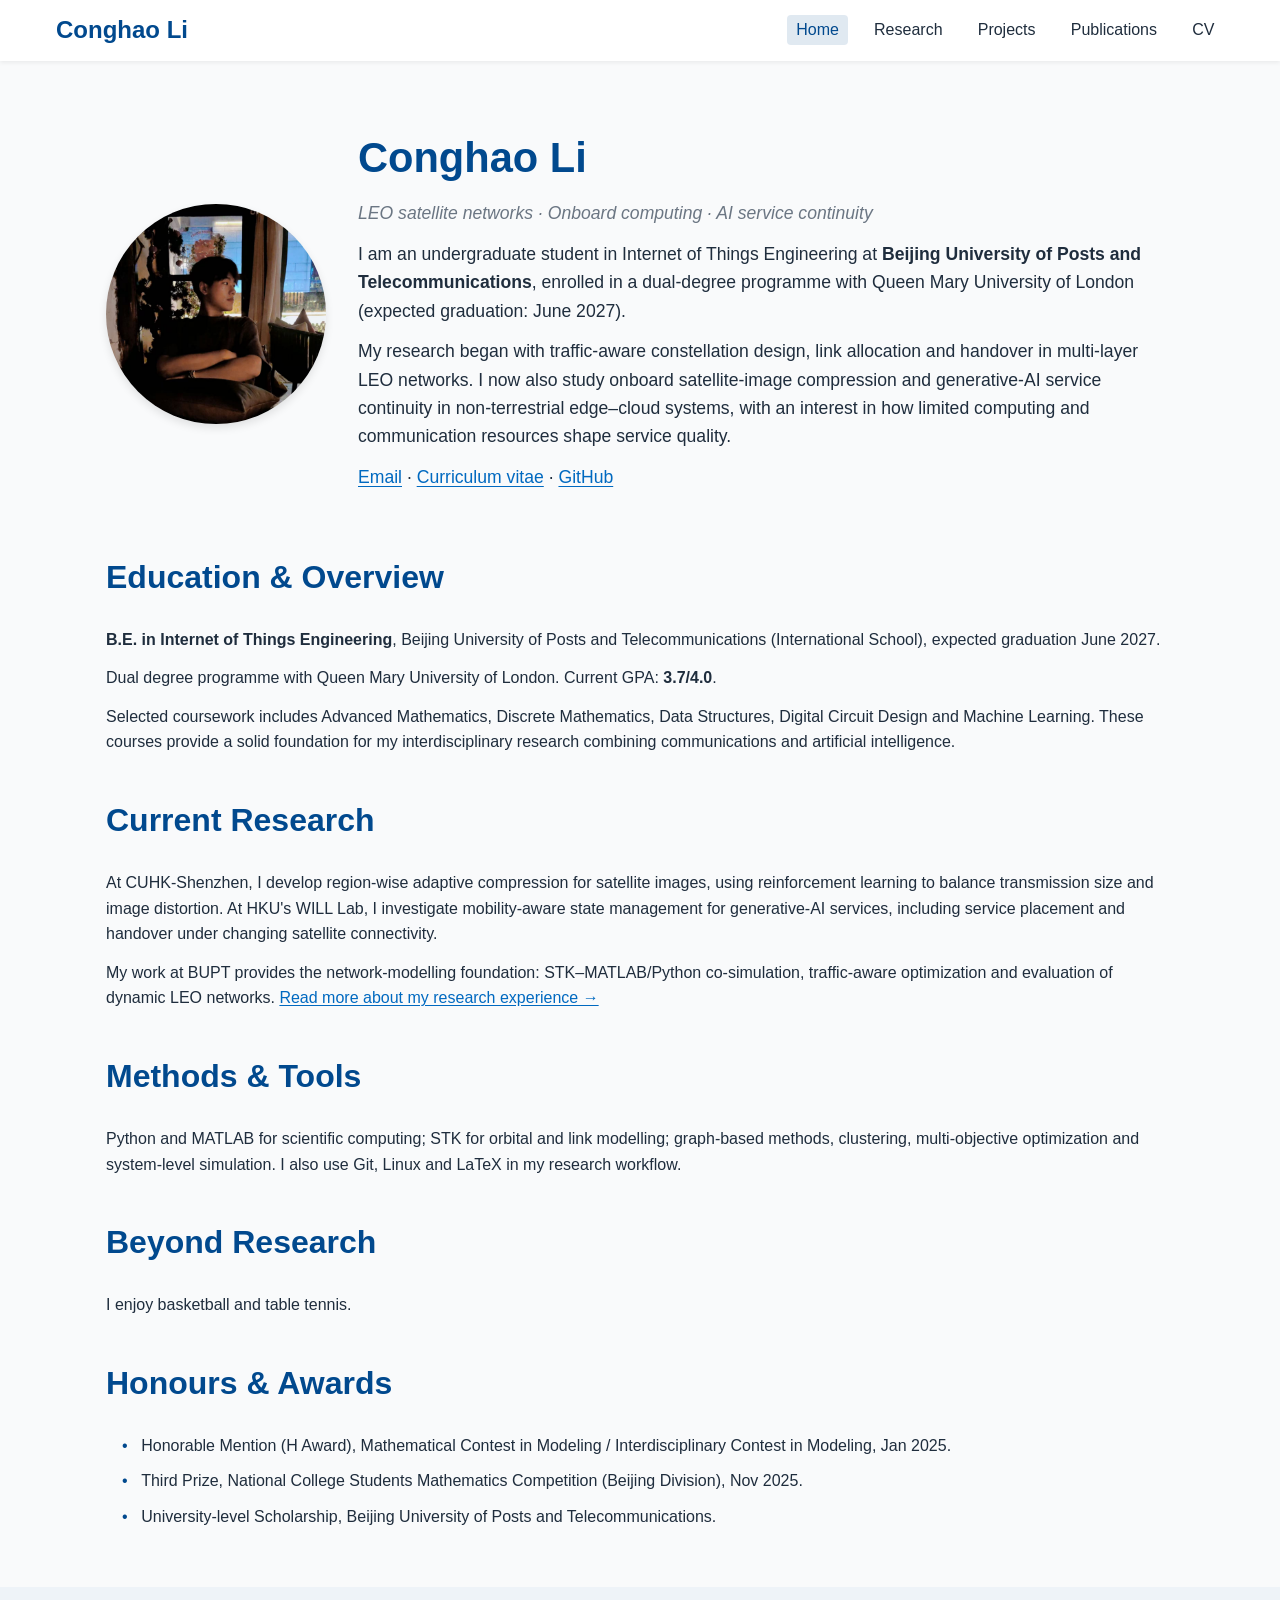
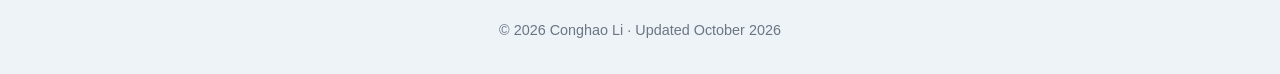
<file: index.html>
<!--
  Home page for Conghao Li’s academic website
  This page introduces Conghao and summarises his education, interests and awards.
  Consistent navigation across all pages enables easy exploration of research,
  projects and publications.
-->
<!DOCTYPE html>
<html lang="en">
  <head>
    <meta charset="UTF-8">
    <meta name="viewport" content="width=device-width, initial-scale=1.0">
    <title>Conghao Li – Home</title>
    <meta name="description" content="Conghao Li: research in LEO satellite networks, onboard computing, edge computing and AI service continuity.">
    <link rel="stylesheet" href="style.css">
  </head>
  <body>
    <header>
      <nav class="navbar">
        <div class="nav-container">
          <div class="logo">Conghao&nbsp;Li</div>
          <ul class="nav-links">
            <li><a href="index.html">Home</a></li>
            <li><a href="research.html">Research</a></li>
            <li><a href="projects.html">Projects</a></li>
            <li><a href="publications.html">Publications</a></li>
            <li><a href="files/Conghao_Li_CV.pdf" target="_blank" rel="noopener">CV</a></li>
          </ul>
        </div>
      </nav>
    </header>
    <main class="content">
      <!-- Hero section -->
      <div class="hero fade-in">
        <img src="images/profile.jpg?v=20261011" alt="Profile photo of Conghao Li">
        <div class="hero-text">
          <h1>Conghao&nbsp;Li</h1>
          <p class="tagline">LEO satellite networks · Onboard computing · AI service continuity</p>
          <p>
            I am an undergraduate student in Internet of Things Engineering at
            <strong>Beijing University of Posts and Telecommunications</strong>, enrolled in
            a dual-degree programme with Queen Mary University of London (expected graduation: June 2027).
          </p>
          <p>
            My research began with traffic-aware constellation design, link allocation and
            handover in multi-layer LEO networks. I now also study onboard satellite-image
            compression and generative-AI service continuity in non-terrestrial edge–cloud systems,
            with an interest in how limited computing and communication resources shape service quality.
          </p>
          <p class="contact-links">
            <a href="mailto:liconghao@bupt.edu.cn">Email</a>
            <span aria-hidden="true"> · </span>
            <a href="files/Conghao_Li_CV.pdf" target="_blank" rel="noopener">Curriculum vitae</a>
            <span aria-hidden="true"> · </span>
            <a href="https://github.com/Li-conghao" target="_blank" rel="noopener">GitHub</a>
          </p>
        </div>
      </div>

      <!-- Education and personal details -->
      <section class="fade-in">
        <h2>Education & Overview</h2>
        <p>
          <strong>B.E. in Internet of Things Engineering</strong>, Beijing University of Posts and Telecommunications (International School),
          expected graduation June 2027.
        </p>
        <p>
          Dual degree programme with Queen Mary University of London.  Current GPA: <strong>3.7/4.0</strong>.
        </p>
        <p>
          Selected coursework includes Advanced Mathematics, Discrete Mathematics, Data Structures,
          Digital Circuit Design and Machine Learning.  These courses provide a solid foundation
          for my interdisciplinary research combining communications and artificial intelligence.
        </p>
      </section>

      <section class="fade-in">
        <h2>Current Research</h2>
        <p>
          At CUHK-Shenzhen, I develop region-wise adaptive compression for satellite images,
          using reinforcement learning to balance transmission size and image distortion.
          At HKU's WILL Lab, I investigate mobility-aware state management for generative-AI services,
          including service placement and handover under changing satellite connectivity.
        </p>
        <p>
          My work at BUPT provides the network-modelling foundation: STK–MATLAB/Python
          co-simulation, traffic-aware optimization and evaluation of dynamic LEO networks.
          <a href="research.html">Read more about my research experience →</a>
        </p>
      </section>

      <section class="fade-in">
        <h2>Methods &amp; Tools</h2>
        <p>
          Python and MATLAB for scientific computing; STK for orbital and link modelling;
          graph-based methods, clustering, multi-objective optimization and system-level simulation.
          I also use Git, Linux and LaTeX in my research workflow.
        </p>
      </section>

      <section class="fade-in">
        <h2>Beyond Research</h2>
        <p>I enjoy basketball and table tennis.</p>
      </section>

      <!-- Awards -->
      <section class="fade-in">
        <h2>Honours & Awards</h2>
        <ul class="awards-list">
          <li>Honorable Mention (H Award), Mathematical Contest in Modeling / Interdisciplinary Contest in Modeling, Jan 2025.</li>
          <li>Third Prize, National College Students Mathematics Competition (Beijing Division), Nov 2025.</li>
          <li>University‑level Scholarship, Beijing University of Posts and Telecommunications.</li>
        </ul>
      </section>
    </main>
    <footer>
      &copy; 2026 Conghao&nbsp;Li · Updated October 2026
    </footer>
    <script src="script.js"></script>
  </body>
</html>
</file>
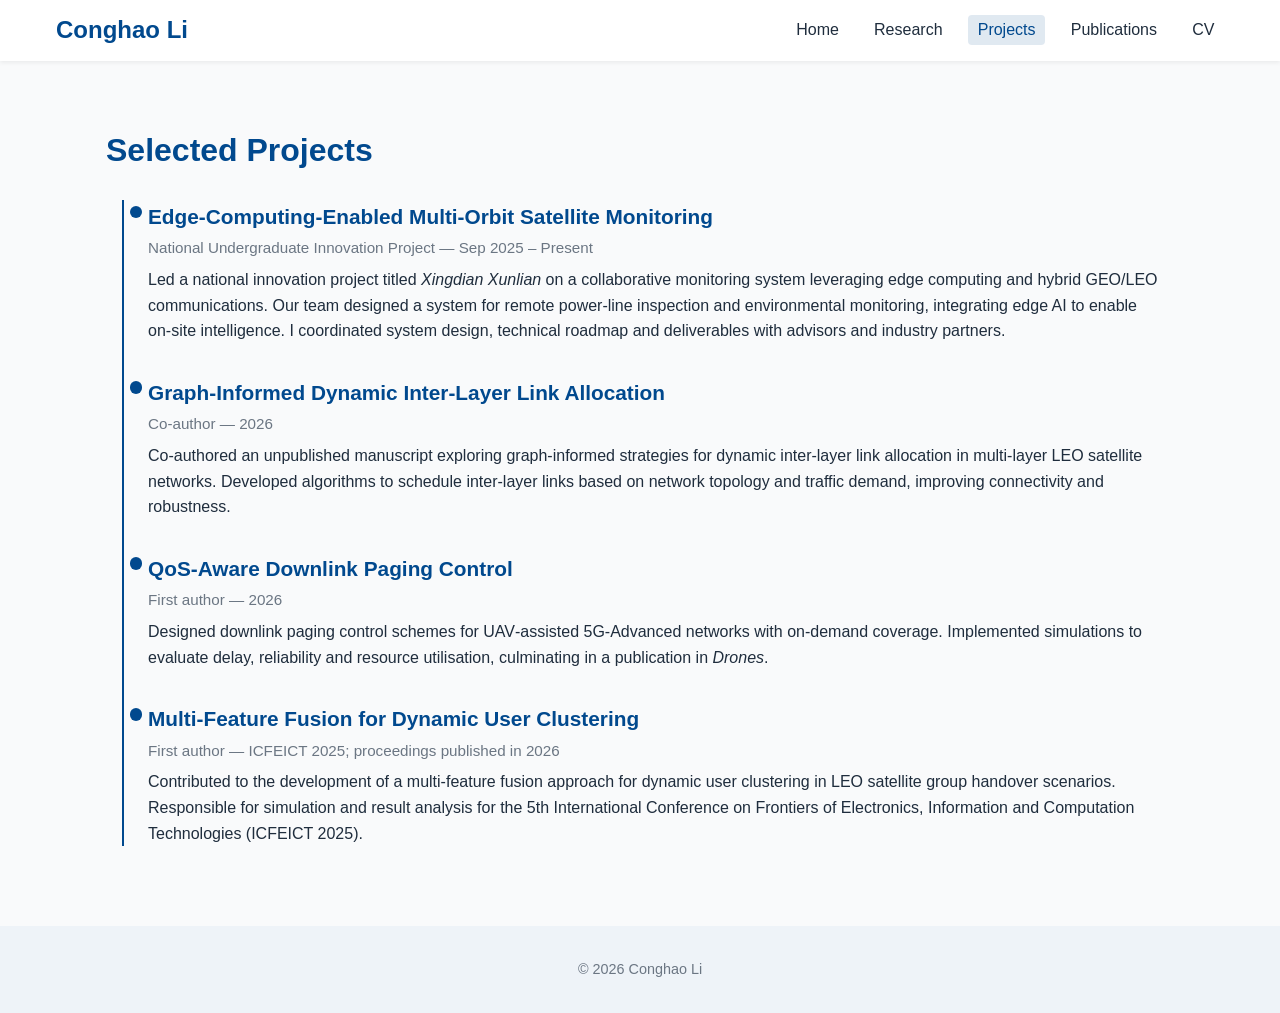
<file: projects.html>
<!--
  Projects page for Conghao Li
  Highlights selected projects and summarises key responsibilities and outcomes.
-->
<!DOCTYPE html>
<html lang="en">
  <head>
    <meta charset="UTF-8">
    <meta name="viewport" content="width=device-width, initial-scale=1.0">
    <title>Conghao Li – Projects</title>
    <meta name="description" content="Conghao Li: research in LEO satellite networks, onboard computing, edge computing and AI service continuity.">
    <link rel="stylesheet" href="style.css">
  </head>
  <body>
    <header>
      <nav class="navbar">
        <div class="nav-container">
          <div class="logo">Conghao&nbsp;Li</div>
          <ul class="nav-links">
            <li><a href="index.html">Home</a></li>
            <li><a href="research.html">Research</a></li>
            <li><a href="projects.html">Projects</a></li>
            <li><a href="publications.html">Publications</a></li>
            <li><a href="files/Conghao_Li_CV.pdf" target="_blank" rel="noopener">CV</a></li>
          </ul>
        </div>
      </nav>
    </header>
    <main class="content">
      <section class="fade-in">
        <h2>Selected Projects</h2>
        <div class="timeline">
          <div class="timeline-entry">
            <h3>Edge‑Computing‑Enabled Multi‑Orbit Satellite Monitoring</h3>
            <h4>National Undergraduate Innovation Project — Sep 2025 – Present</h4>
            <p>
              Led a national innovation project titled <em>Xingdian Xunlian</em> on a collaborative
              monitoring system leveraging edge computing and hybrid GEO/LEO communications.  Our
              team designed a system for remote power‑line inspection and environmental
              monitoring, integrating edge AI to enable on‑site intelligence.  I coordinated
              system design, technical roadmap and deliverables with advisors and industry
              partners.
            </p>
          </div>
          <div class="timeline-entry">
            <h3>Graph‑Informed Dynamic Inter‑Layer Link Allocation</h3>
            <h4>Co‑author — 2026</h4>
            <p>
              Co‑authored an unpublished manuscript exploring graph‑informed
              strategies for dynamic inter‑layer link allocation in multi‑layer LEO satellite
              networks.  Developed algorithms to schedule inter‑layer links based on network
              topology and traffic demand, improving connectivity and robustness.
            </p>
          </div>
          <div class="timeline-entry">
            <h3>QoS‑Aware Downlink Paging Control</h3>
            <h4>First author — 2026</h4>
            <p>
              Designed downlink paging control schemes for UAV‑assisted 5G‑Advanced networks
              with on‑demand coverage.  Implemented simulations to evaluate delay, reliability
              and resource utilisation, culminating in a publication in <em>Drones</em>.
            </p>
          </div>
          <div class="timeline-entry">
            <h3>Multi‑Feature Fusion for Dynamic User Clustering</h3>
            <h4>First author — ICFEICT 2025; proceedings published in 2026</h4>
            <p>
              Contributed to the development of a multi‑feature fusion approach for dynamic
              user clustering in LEO satellite group handover scenarios.  Responsible for
              simulation and result analysis for the 5th International Conference on
              Frontiers of Electronics, Information and Computation Technologies (ICFEICT 2025).
            </p>
          </div>
        </div>
      </section>
    </main>
    <footer>
      &copy; 2026 Conghao&nbsp;Li
    </footer>
    <script src="script.js"></script>
  </body>
</html>
</file>
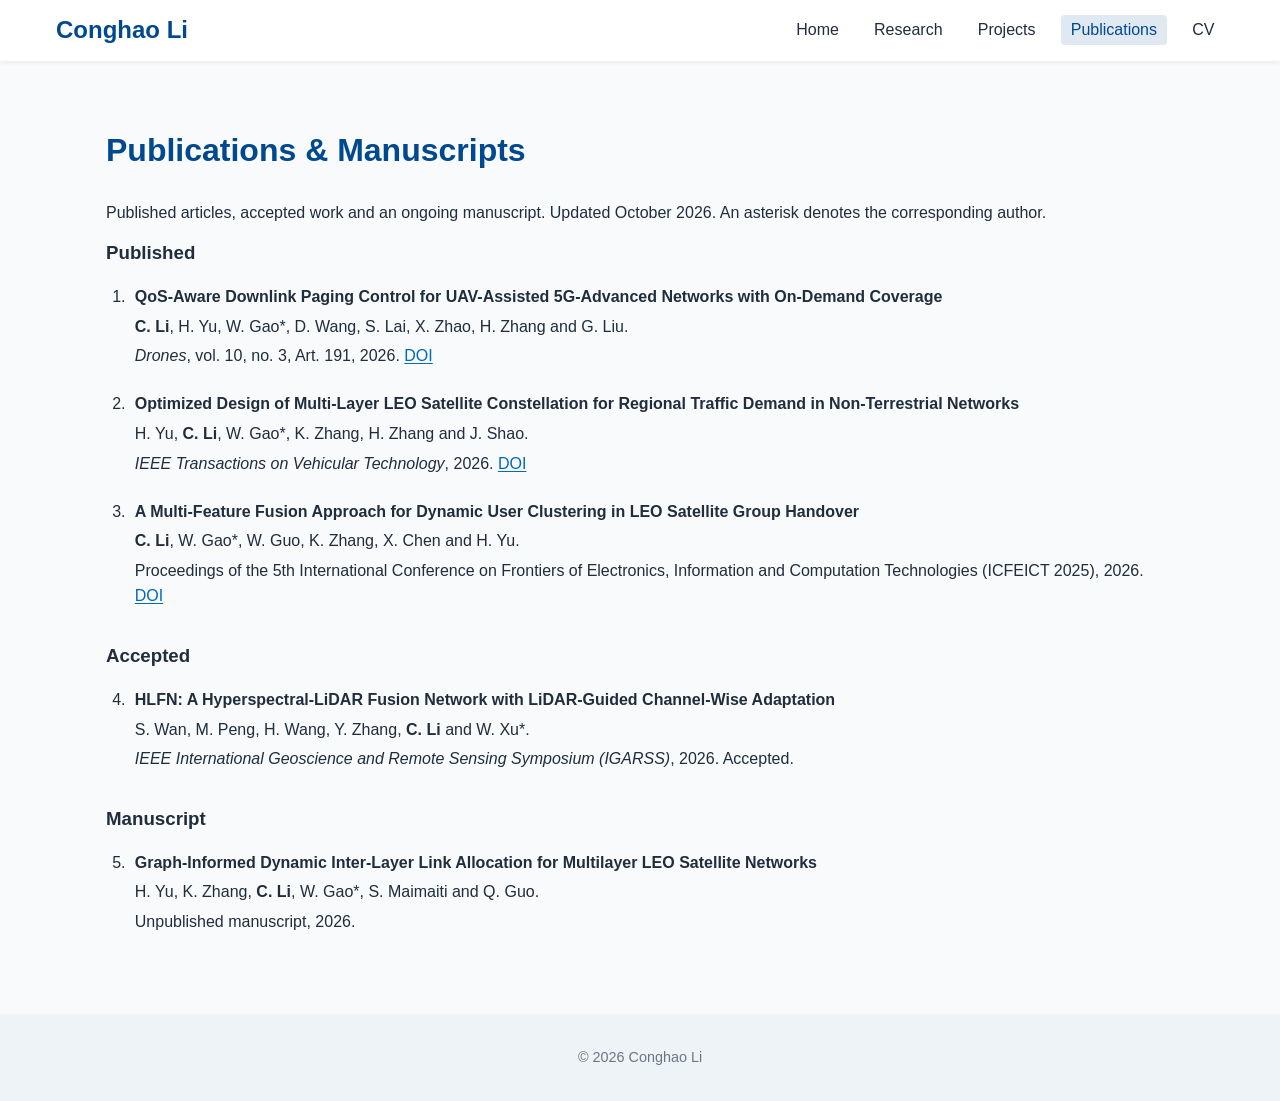
<file: publications.html>
<!--
  Publications page for Conghao Li
  Provides a list of selected publications and categorises them by status.
-->
<!DOCTYPE html>
<html lang="en">
  <head>
    <meta charset="UTF-8">
    <meta name="viewport" content="width=device-width, initial-scale=1.0">
    <title>Conghao Li – Publications</title>
    <meta name="description" content="Conghao Li: research in LEO satellite networks, onboard computing, edge computing and AI service continuity.">
    <link rel="stylesheet" href="style.css">
  </head>
  <body>
    <header>
      <nav class="navbar">
        <div class="nav-container">
          <div class="logo">Conghao&nbsp;Li</div>
          <ul class="nav-links">
            <li><a href="index.html">Home</a></li>
            <li><a href="research.html">Research</a></li>
            <li><a href="projects.html">Projects</a></li>
            <li><a href="publications.html">Publications</a></li>
            <li><a href="files/Conghao_Li_CV.pdf" target="_blank" rel="noopener">CV</a></li>
          </ul>
        </div>
      </nav>
    </header>
    <main class="content">
      <section class="fade-in">
        <h2>Publications &amp; Manuscripts</h2>
        <p>Published articles, accepted work and an ongoing manuscript. Updated October 2026. An asterisk denotes the corresponding author.</p>
        <h3>Published</h3>
        <ol class="publication-list">
          <li>
            <strong>QoS-Aware Downlink Paging Control for UAV-Assisted 5G-Advanced Networks with On-Demand Coverage</strong>
            <p><strong>C. Li</strong>, H. Yu, W. Gao*, D. Wang, S. Lai, X. Zhao, H. Zhang and G. Liu.</p>
            <p><em>Drones</em>, vol. 10, no. 3, Art. 191, 2026. <a href="https://doi.org/10.3390/drones10030191" target="_blank" rel="noopener">DOI</a></p>
          </li>
          <li>
            <strong>Optimized Design of Multi-Layer LEO Satellite Constellation for Regional Traffic Demand in Non-Terrestrial Networks</strong>
            <p>H. Yu, <strong>C. Li</strong>, W. Gao*, K. Zhang, H. Zhang and J. Shao.</p>
            <p><em>IEEE Transactions on Vehicular Technology</em>, 2026. <a href="https://doi.org/10.1109/TVT.2026.3670306" target="_blank" rel="noopener">DOI</a></p>
          </li>
          <li>
            <strong>A Multi-Feature Fusion Approach for Dynamic User Clustering in LEO Satellite Group Handover</strong>
            <p><strong>C. Li</strong>, W. Gao*, W. Guo, K. Zhang, X. Chen and H. Yu.</p>
            <p>Proceedings of the 5th International Conference on Frontiers of Electronics, Information and Computation Technologies (ICFEICT 2025), 2026. <a href="https://doi.org/10.1007/978-981-95-8660-8_35" target="_blank" rel="noopener">DOI</a></p>
          </li>
        </ol>
        <h3>Accepted</h3>
        <ol class="publication-list" start="4">
          <li>
            <strong>HLFN: A Hyperspectral-LiDAR Fusion Network with LiDAR-Guided Channel-Wise Adaptation</strong>
            <p>S. Wan, M. Peng, H. Wang, Y. Zhang, <strong>C. Li</strong> and W. Xu*.</p>
            <p><em>IEEE International Geoscience and Remote Sensing Symposium (IGARSS)</em>, 2026. Accepted.</p>
          </li>
        </ol>
        <h3>Manuscript</h3>
        <ol class="publication-list" start="5">
          <li>
            <strong>Graph-Informed Dynamic Inter-Layer Link Allocation for Multilayer LEO Satellite Networks</strong>
            <p>H. Yu, K. Zhang, <strong>C. Li</strong>, W. Gao*, S. Maimaiti and Q. Guo.</p>
            <p>Unpublished manuscript, 2026.</p>
          </li>
        </ol>
      </section>
    </main>
    <footer>
      &copy; 2026 Conghao&nbsp;Li
    </footer>
    <script src="script.js"></script>
  </body>
</html>
</file>
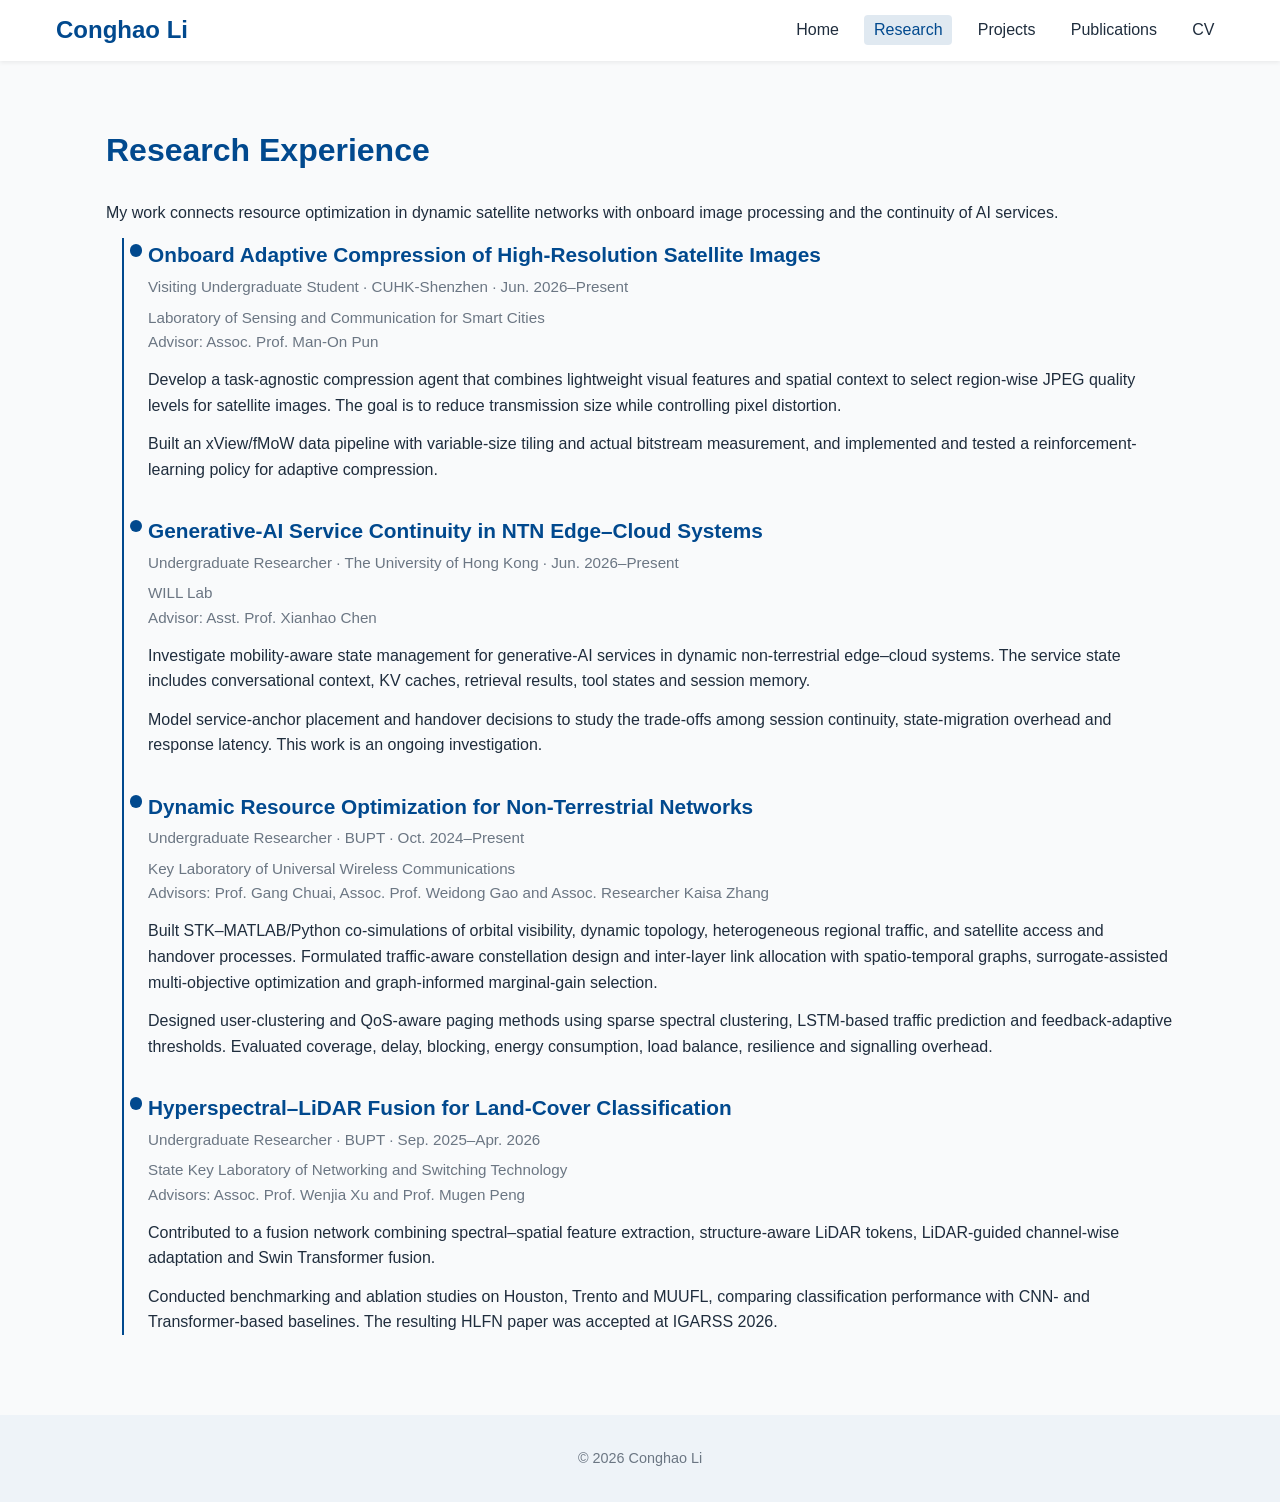
<file: research.html>
<!--
  Research Experience page
  Lists Conghao’s research positions and summarises his contributions.
-->
<!DOCTYPE html>
<html lang="en">
  <head>
    <meta charset="UTF-8">
    <meta name="viewport" content="width=device-width, initial-scale=1.0">
    <title>Conghao Li – Research Experience</title>
    <meta name="description" content="Conghao Li: research in LEO satellite networks, onboard computing, edge computing and AI service continuity.">
    <link rel="stylesheet" href="style.css">
  </head>
  <body>
    <header>
      <nav class="navbar">
        <div class="nav-container">
          <div class="logo">Conghao&nbsp;Li</div>
          <ul class="nav-links">
            <li><a href="index.html">Home</a></li>
            <li><a href="research.html">Research</a></li>
            <li><a href="projects.html">Projects</a></li>
            <li><a href="publications.html">Publications</a></li>
            <li><a href="files/Conghao_Li_CV.pdf" target="_blank" rel="noopener">CV</a></li>
          </ul>
        </div>
      </nav>
    </header>
    <main class="content">
      <section class="fade-in">
        <h2>Research Experience</h2>
        <p>
          My work connects resource optimization in dynamic satellite networks with
          onboard image processing and the continuity of AI services.
        </p>
        <div class="timeline">
          <div class="timeline-entry">
            <h3>Onboard Adaptive Compression of High-Resolution Satellite Images</h3>
            <h4>Visiting Undergraduate Student · CUHK-Shenzhen · Jun. 2026–Present</h4>
            <p class="research-meta">Laboratory of Sensing and Communication for Smart Cities<br>Advisor: Assoc. Prof. Man-On Pun</p>
            <p>
              Develop a task-agnostic compression agent that combines lightweight visual features
              and spatial context to select region-wise JPEG quality levels for satellite images.
              The goal is to reduce transmission size while controlling pixel distortion.
            </p>
            <p>
              Built an xView/fMoW data pipeline with variable-size tiling and actual bitstream
              measurement, and implemented and tested a reinforcement-learning policy for
              adaptive compression.
            </p>
          </div>
          <div class="timeline-entry">
            <h3>Generative-AI Service Continuity in NTN Edge–Cloud Systems</h3>
            <h4>Undergraduate Researcher · The University of Hong Kong · Jun. 2026–Present</h4>
            <p class="research-meta">WILL Lab<br>Advisor: Asst. Prof. Xianhao Chen</p>
            <p>
              Investigate mobility-aware state management for generative-AI services in dynamic
              non-terrestrial edge–cloud systems. The service state includes conversational
              context, KV caches, retrieval results, tool states and session memory.
            </p>
            <p>
              Model service-anchor placement and handover decisions to study the trade-offs
              among session continuity, state-migration overhead and response latency.
              This work is an ongoing investigation.
            </p>
          </div>
          <div class="timeline-entry">
            <h3>Dynamic Resource Optimization for Non-Terrestrial Networks</h3>
            <h4>Undergraduate Researcher · BUPT · Oct. 2024–Present</h4>
            <p class="research-meta">Key Laboratory of Universal Wireless Communications<br>Advisors: Prof. Gang Chuai, Assoc. Prof. Weidong Gao and Assoc. Researcher Kaisa Zhang</p>
            <p>
              Built STK–MATLAB/Python co-simulations of orbital visibility, dynamic topology,
              heterogeneous regional traffic, and satellite access and handover processes.
              Formulated traffic-aware constellation design and inter-layer link allocation
              with spatio-temporal graphs, surrogate-assisted multi-objective optimization
              and graph-informed marginal-gain selection.
            </p>
            <p>
              Designed user-clustering and QoS-aware paging methods using sparse spectral
              clustering, LSTM-based traffic prediction and feedback-adaptive thresholds.
              Evaluated coverage, delay, blocking, energy consumption, load balance,
              resilience and signalling overhead.
            </p>
          </div>
          <div class="timeline-entry">
            <h3>Hyperspectral–LiDAR Fusion for Land-Cover Classification</h3>
            <h4>Undergraduate Researcher · BUPT · Sep. 2025–Apr. 2026</h4>
            <p class="research-meta">State Key Laboratory of Networking and Switching Technology<br>Advisors: Assoc. Prof. Wenjia Xu and Prof. Mugen Peng</p>
            <p>
              Contributed to a fusion network combining spectral–spatial feature extraction,
              structure-aware LiDAR tokens, LiDAR-guided channel-wise adaptation and
              Swin Transformer fusion.
            </p>
            <p>
              Conducted benchmarking and ablation studies on Houston, Trento and MUUFL,
              comparing classification performance with CNN- and Transformer-based baselines.
              The resulting HLFN paper was accepted at IGARSS 2026.
            </p>
          </div>
        </div>
      </section>
    </main>
    <footer>
      &copy; 2026 Conghao&nbsp;Li
    </footer>
    <script src="script.js"></script>
  </body>
</html>
</file>
<file: style.css>
/*
 * Global stylesheet for Conghao Li’s multi‑page academic website.
 *
 * The design aims to be polished and professional while remaining readable on
 * desktop and mobile devices. A cohesive navigation bar appears across all
 * pages, and sections are laid out with generous white space. A gentle
 * fade‑in animation adds a touch of dynamism, and a timeline component
 * visualizes chronological experiences.  CSS variables define the palette
 * so colours can be changed consistently from one place.
 */

/* Colour palette */
:root {
  --background: #f9fafb;
  --primary: #01498e;     /* deep blue for headings and accents */
  --secondary: #0069c0;   /* complementary accent for links */
  --text: #1f2d3d;        /* dark grey for body text */
  --muted: #6b7683;       /* muted grey for secondary text */
  --nav-bg: rgba(255, 255, 255, 0.95);
  --nav-shadow: 0 2px 4px rgba(0, 0, 0, 0.06);
  --footer-bg: #eef3f8;
}

/* Reset */
* {
  margin: 0;
  padding: 0;
  box-sizing: border-box;
}

body {
  font-family: "Segoe UI", "Roboto", "Helvetica Neue", sans-serif;
  line-height: 1.6;
  background-color: var(--background);
  color: var(--text);
  scroll-behavior: smooth;
}

/* Navigation bar */
header {
  position: sticky;
  top: 0;
  z-index: 1000;
}

.navbar {
  background: var(--nav-bg);
  box-shadow: var(--nav-shadow);
  backdrop-filter: blur(6px);
}

.nav-container {
  max-width: 1200px;
  margin: 0 auto;
  display: flex;
  align-items: center;
  justify-content: space-between;
  padding: 0.7rem 1rem;
}

.logo {
  font-size: 1.5rem;
  font-weight: 700;
  color: var(--primary);
}

.nav-links {
  display: flex;
  list-style: none;
  gap: 1rem;
  flex-wrap: wrap;
}

.nav-links a {
  text-decoration: none;
  color: var(--text);
  padding: 0.4rem 0.6rem;
  border-radius: 4px;
  font-weight: 500;
  transition: background 0.2s, color 0.2s;
}

.nav-links a:hover,
.nav-links a.active {
  background: rgba(1, 73, 142, 0.12);
  color: var(--primary);
}

/* Page container */
.content {
  max-width: 1100px;
  margin: 0 auto;
  padding: 4rem 1rem 3rem;
}

/* Hero section on home page */
.hero {
  display: flex;
  flex-wrap: wrap;
  align-items: center;
  gap: 2rem;
  margin-bottom: 3rem;
}

.hero img {
  width: 220px;
  height: 220px;
  border-radius: 50%;
  object-fit: cover;
  box-shadow: 0 4px 8px rgba(0, 0, 0, 0.1);
}

.hero-text h1 {
  font-size: 2.6rem;
  color: var(--primary);
  margin-bottom: 0.5rem;
}

.hero-text {
  flex: 1 1 400px;
  min-width: 0;
}

a {
  color: var(--secondary);
  text-underline-offset: 0.15em;
}

a:focus-visible {
  outline: 2px solid var(--primary);
  outline-offset: 3px;
}

section + section {
  margin-top: 2.5rem;
}

.research-meta {
  color: var(--muted);
  font-size: 0.95rem;
}

.publication-list {
  margin: 1rem 0 2rem;
  padding-left: 1.5rem;
}

.publication-list li {
  margin-bottom: 1.4rem;
  padding-left: 0.3rem;
}

.publication-list p {
  margin: 0.25rem 0 0;
}

.hero-text p {
  margin-bottom: 0.8rem;
  font-size: 1.1rem;
}

.hero-text .tagline {
  font-style: italic;
  color: var(--muted);
}

/* Section headings */
section h2 {
  font-size: 2rem;
  color: var(--primary);
  margin-bottom: 1.5rem;
}

/* Lists and paragraphs */
section p,
section li {
  font-size: 1rem;
  margin-bottom: 0.8rem;
  color: var(--text);
}

section ul {
  list-style: disc inside;
  margin-left: 1rem;
}

/* Timeline component for research and experience */
.timeline {
  position: relative;
  margin-left: 1rem;
  border-left: 2px solid var(--primary);
  padding-left: 1.5rem;
}

.timeline-entry {
  position: relative;
  margin-bottom: 2rem;
}

.timeline-entry::before {
  content: "";
  position: absolute;
  left: -1.15rem;
  top: 0.35rem;
  width: 0.8rem;
  height: 0.8rem;
  background: var(--primary);
  border-radius: 50%;
}

.timeline-entry h3 {
  font-size: 1.3rem;
  color: var(--primary);
  margin-bottom: 0.2rem;
}

.timeline-entry h4 {
  font-size: 0.95rem;
  font-weight: 500;
  color: var(--muted);
  margin-bottom: 0.4rem;
}

.timeline-entry p {
  margin-left: 0rem;
}

/* Awards list on home page */
.awards-list {
  list-style: none;
  padding-left: 0;
}

.awards-list li {
  padding-left: 1.2rem;
  position: relative;
  margin-bottom: 0.6rem;
}

.awards-list li::before {
  content: "\2022";
  position: absolute;
  left: 0;
  color: var(--primary);
}

/* Footer */
footer {
  text-align: center;
  background: var(--footer-bg);
  color: var(--muted);
  padding: 2rem 1rem;
  font-size: 0.9rem;
}

/* Fade‑in animation */
.fade-in {
  opacity: 1;
  transform: none;
}

.fade-in.animate {
  opacity: 0;
  transform: translateY(20px);
  transition: opacity 0.8s ease-out, transform 0.8s ease-out;
}

.fade-in.visible {
  opacity: 1;
  transform: translateY(0);
}

/* Responsiveness */
@media (max-width: 768px) {
  .nav-container {
    flex-direction: column;
    gap: 0.5rem;
  }
  .nav-links {
    gap: 0.5rem;
    justify-content: center;
  }
  .hero {
    flex-direction: column;
    align-items: center;
    text-align: center;
  }
  .hero img {
    width: 180px;
    height: 180px;
  }
  .hero-text {
    flex: auto;
  }
  .content {
    padding-top: 2rem;
  }
  section h2 {
    font-size: 1.7rem;
  }
}

@media (prefers-reduced-motion: reduce) {
  .fade-in.animate {
    opacity: 1;
    transform: none;
    transition: none;
  }
}
</file>
